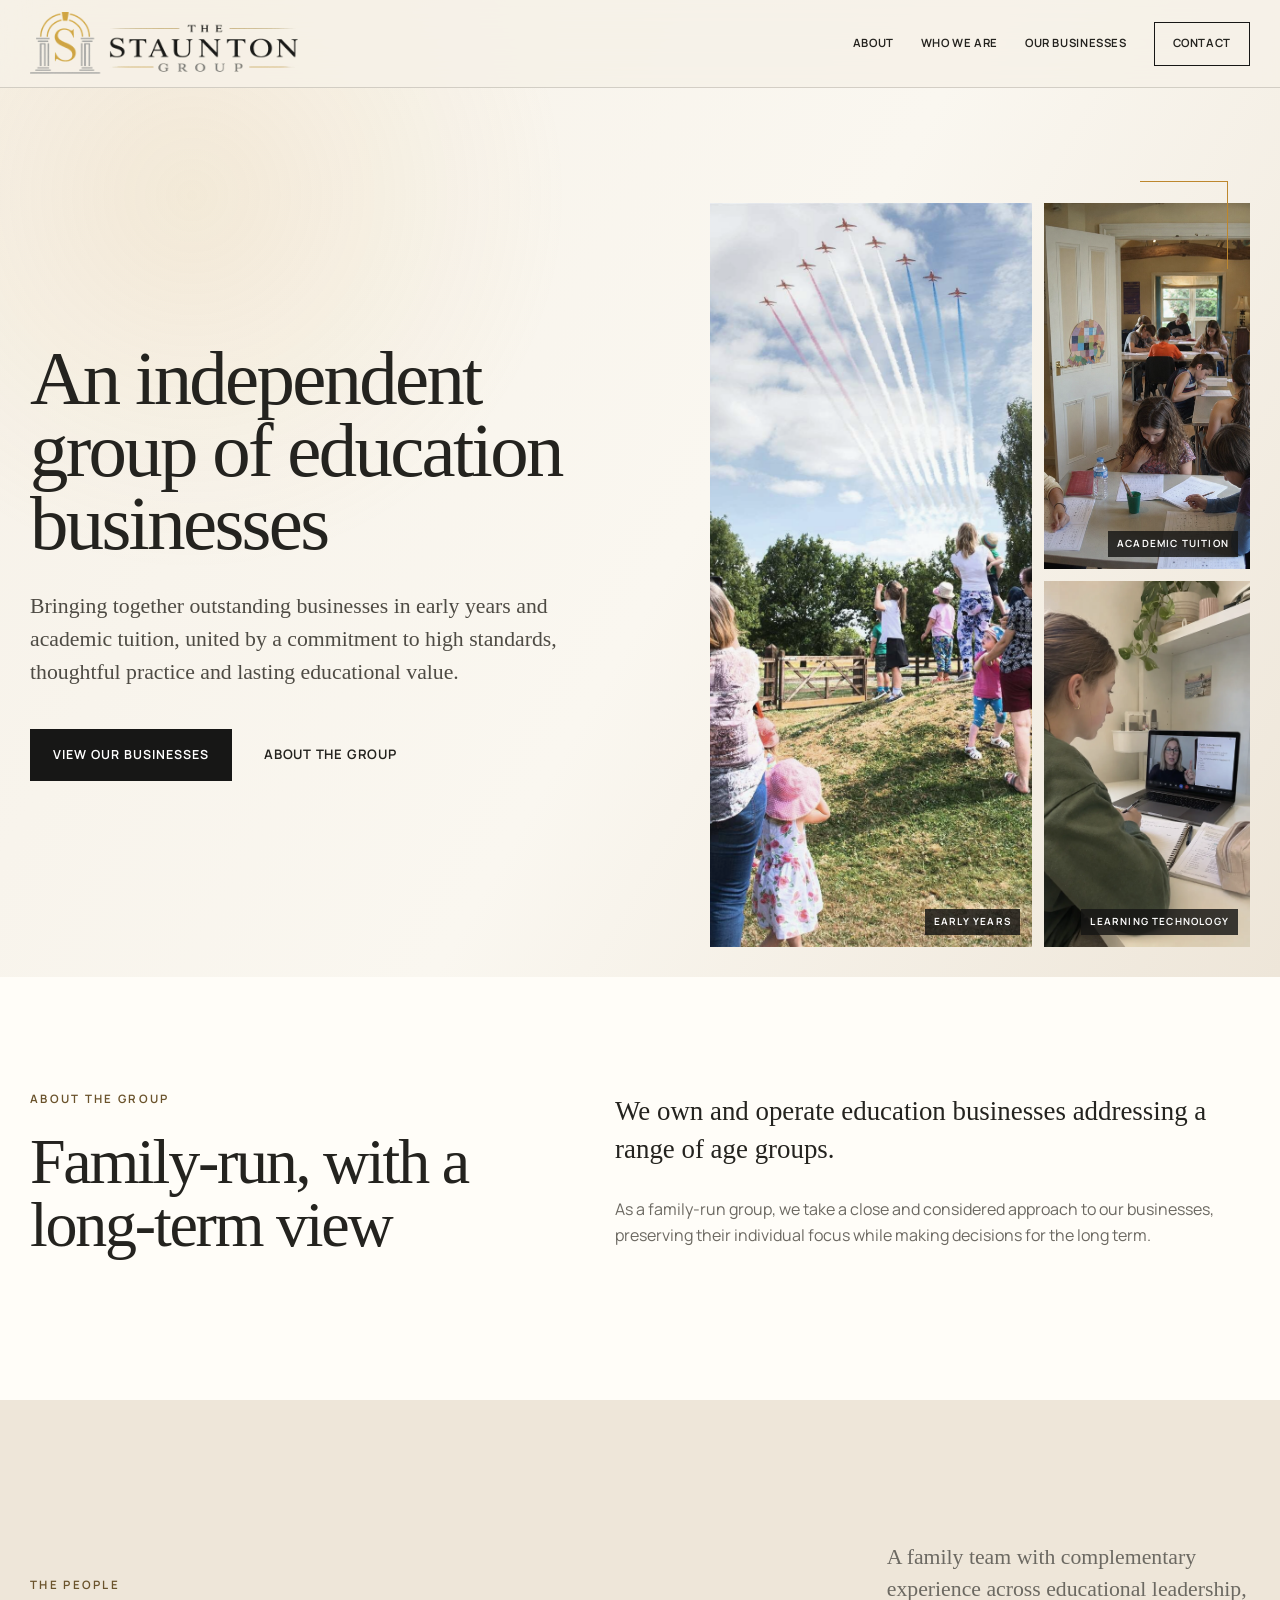
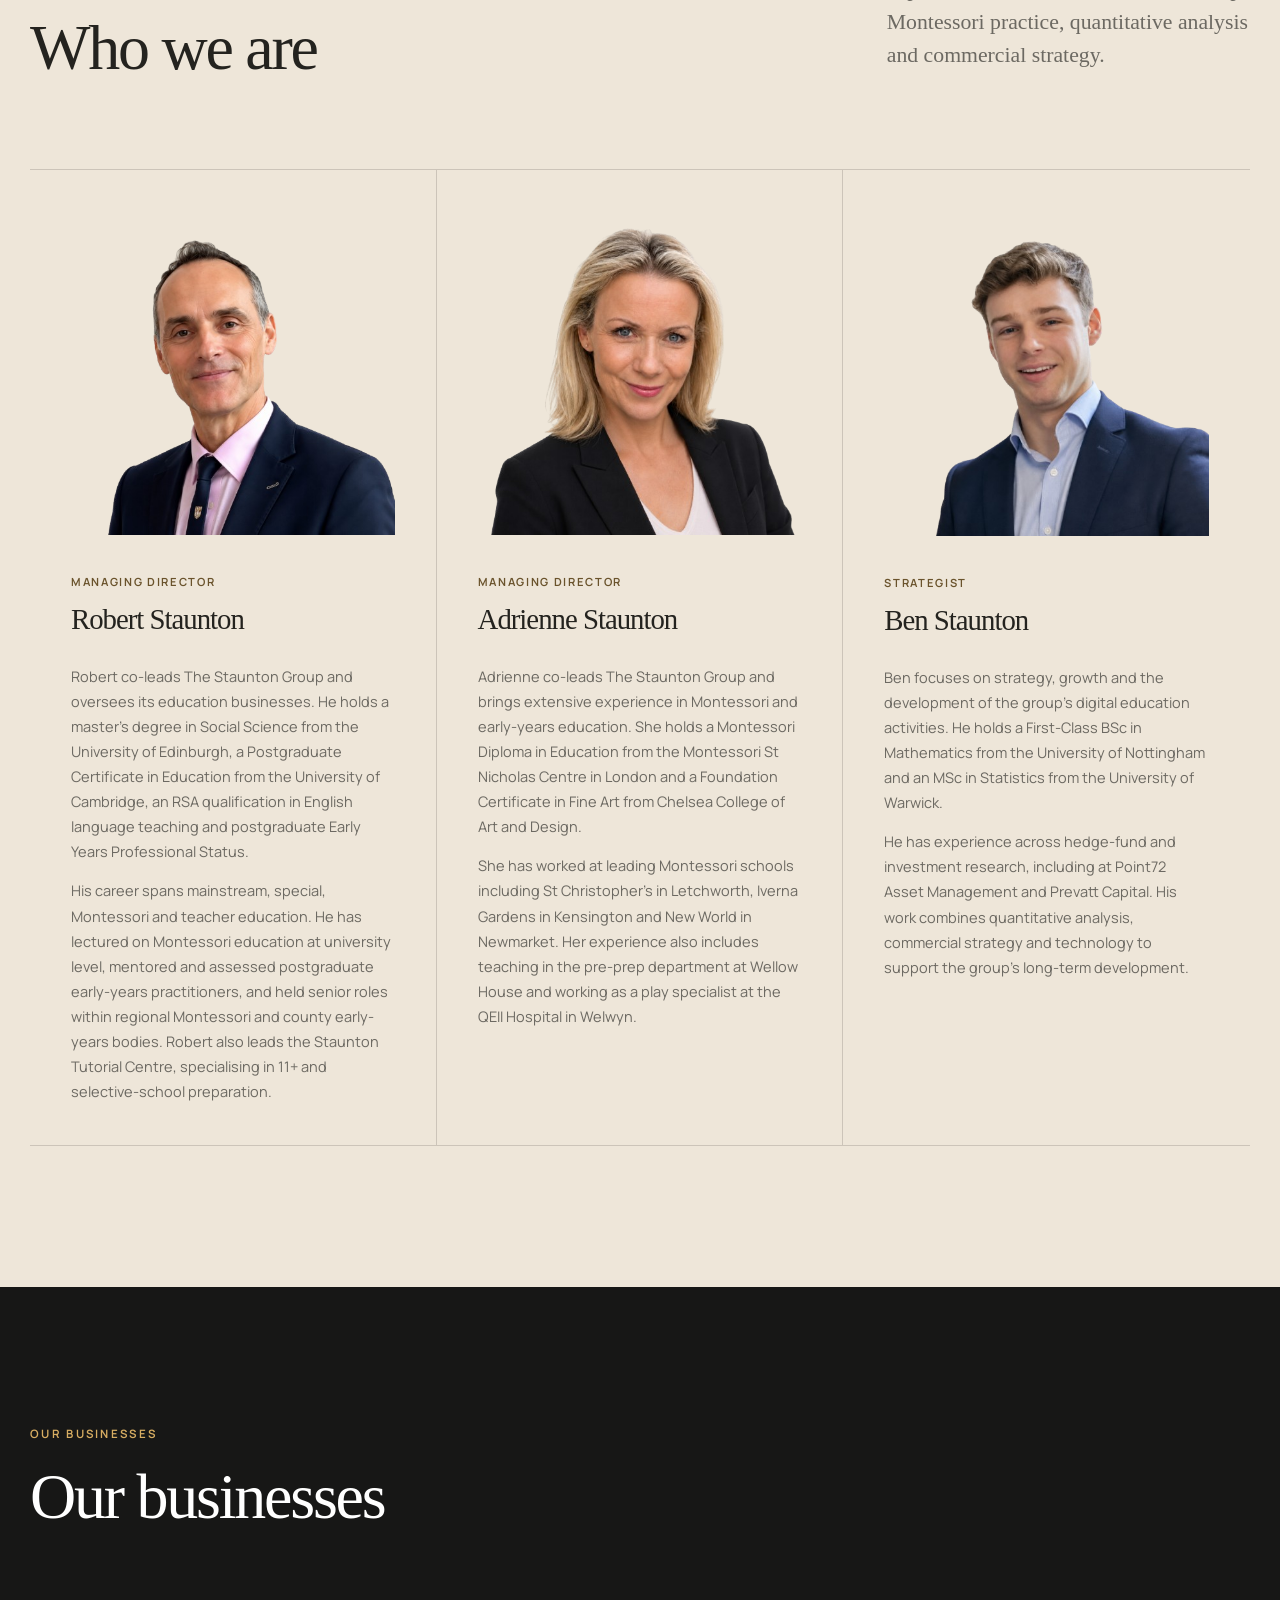
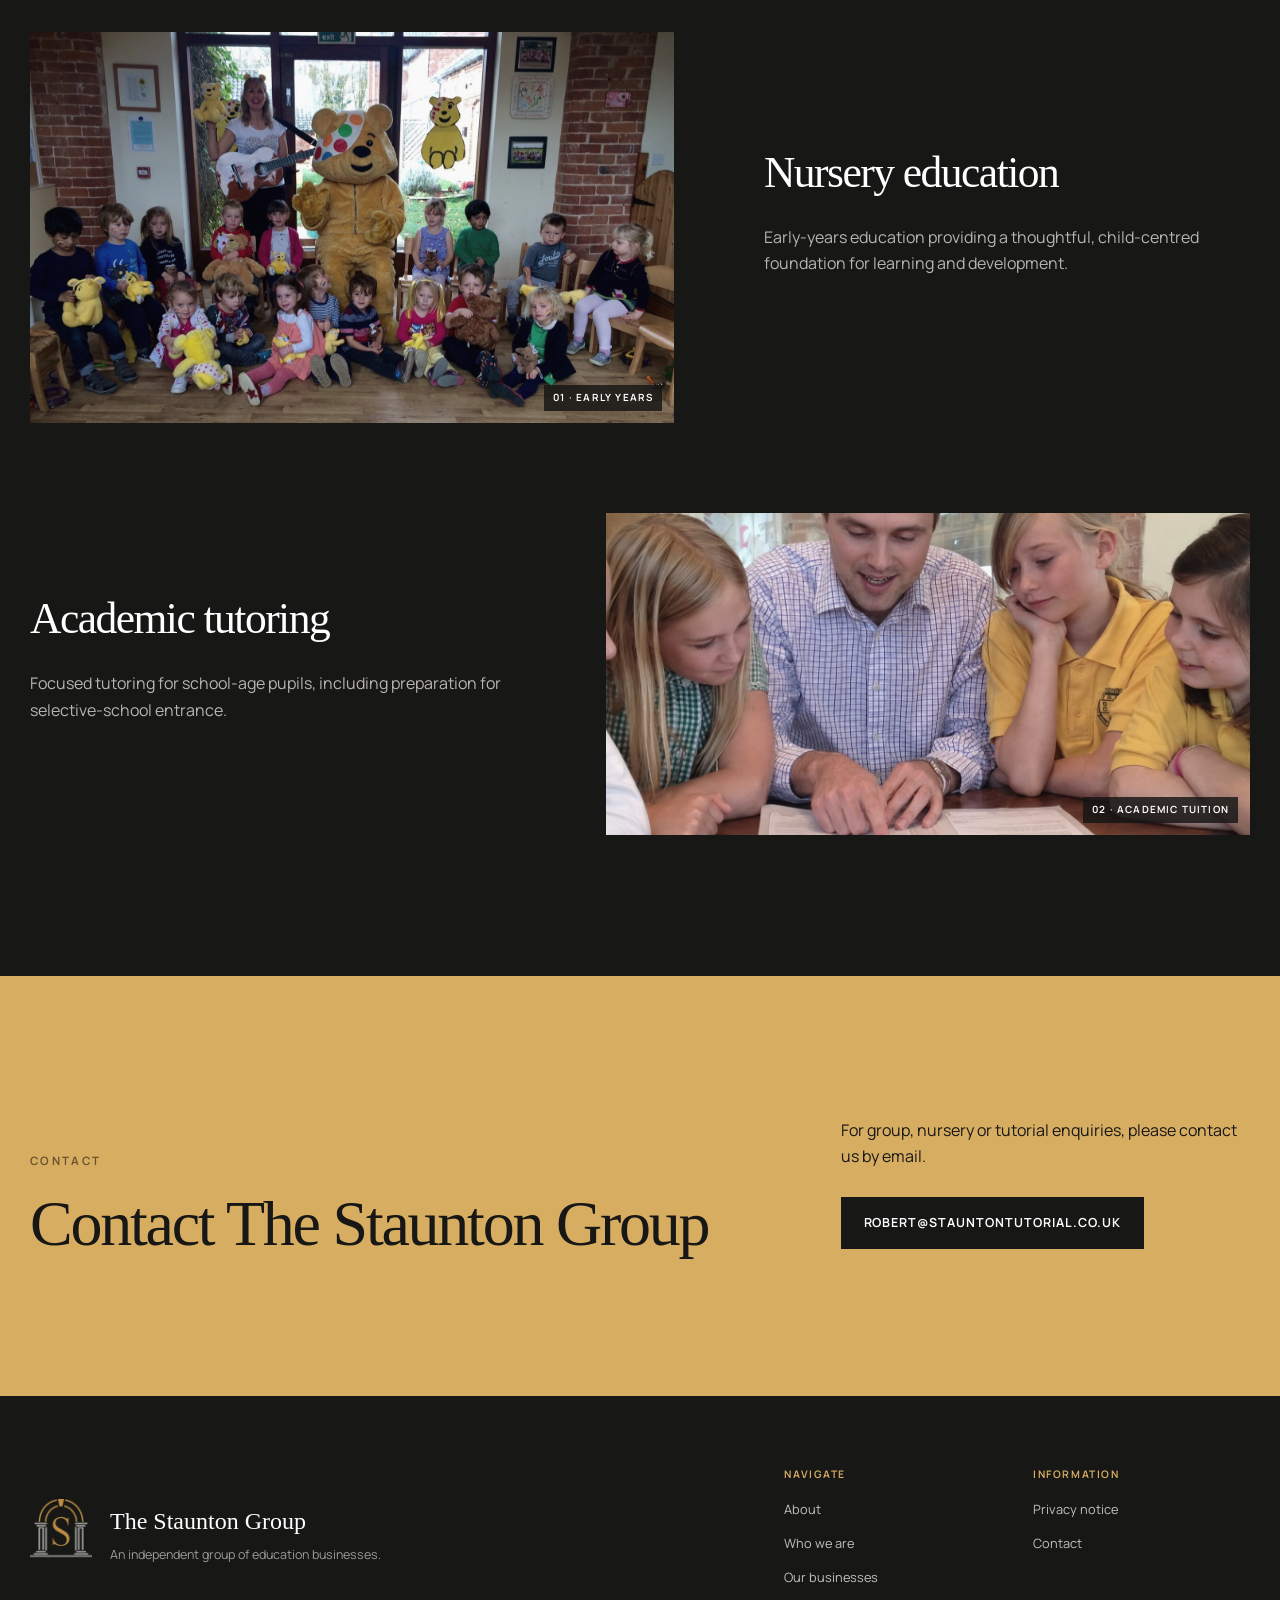
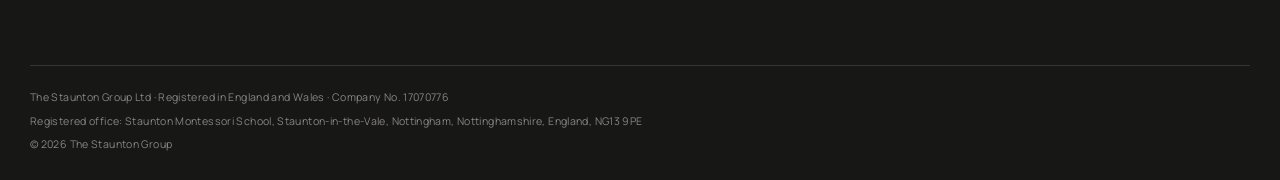
<file: index.html>
<!DOCTYPE html>
<html lang="en-GB">
  <head>
    <meta charset="utf-8">
    <meta name="viewport" content="width=device-width, initial-scale=1">
    <meta name="description" content="The Staunton Group is an independent, family-run group of education businesses spanning early years, academic tuition and learning technology.">
    <meta name="robots" content="index, follow">
    <meta name="theme-color" content="#f6f1e8">
    <meta property="og:type" content="website">
    <meta property="og:locale" content="en_GB">
    <meta property="og:site_name" content="The Staunton Group">
    <meta property="og:title" content="The Staunton Group">
    <meta property="og:description" content="An independent, family-run group of education businesses.">
    <meta property="og:url" content="https://thestauntongroup.uk/">
    <meta property="og:image" content="https://thestauntongroup.uk/assets/images/red-arrows-flypast.jpg">
    <meta name="twitter:card" content="summary_large_image">
    <title>The Staunton Group | Education businesses</title>
    <link rel="canonical" href="https://thestauntongroup.uk/">
    <link rel="icon" type="image/png" sizes="128x128" href="assets/logo/favicon-staunton-rounded-2026.png">
    <link rel="preload" href="assets/fonts/Manrope-Variable.ttf" as="font" type="font/ttf" crossorigin>
    <link rel="stylesheet" href="styles.css">
    <script src="script.js" defer></script>
    <script type="application/ld+json">
      {
        "@context": "https://schema.org",
        "@type": "Organization",
        "name": "The Staunton Group",
        "legalName": "The Staunton Group Ltd",
        "url": "https://thestauntongroup.uk/",
        "logo": "https://thestauntongroup.uk/assets/logo/favicon-staunton-rounded-2026.png",
        "email": "robert@stauntontutorial.co.uk",
        "address": {
          "@type": "PostalAddress",
          "streetAddress": "Staunton Montessori School, Staunton-in-the-Vale",
          "addressLocality": "Nottingham",
          "addressRegion": "Nottinghamshire",
          "postalCode": "NG13 9PE",
          "addressCountry": "GB"
        }
      }
    </script>
  </head>
  <body>
    <a class="skip-link" href="#main-content">Skip to main content</a>

    <header class="site-header" data-header>
      <div class="header-inner shell">
        <a class="brand" href="/" aria-label="The Staunton Group, home">
          <span class="brand-mark" aria-hidden="true">
            <img src="assets/logo/staunton-group-signature.png" alt="">
          </span>
        </a>

        <button class="menu-toggle" type="button" aria-expanded="false" aria-controls="primary-navigation" data-menu-toggle>
          <span class="sr-only">Open navigation</span>
          <span aria-hidden="true"></span>
          <span aria-hidden="true"></span>
        </button>

        <nav class="primary-nav" id="primary-navigation" aria-label="Primary navigation" data-navigation>
          <a href="/" data-section-link data-scroll-target="about">About</a>
          <a href="/" data-section-link data-scroll-target="people">Who we are</a>
          <a href="/" data-section-link data-scroll-target="businesses">Our businesses</a>
          <a class="nav-contact" href="/" data-section-link data-scroll-target="contact">Contact</a>
        </nav>
      </div>
      <div class="scroll-progress" aria-hidden="true"><span data-scroll-progress></span></div>
    </header>

    <main id="main-content">
      <section class="hero" id="top" aria-labelledby="hero-title">
        <div class="hero-inner shell">
          <div class="hero-copy reveal">
            <h1 id="hero-title">An independent group of education businesses</h1>
            <p class="hero-lede">Bringing together outstanding businesses in early years and academic tuition, united by a commitment to high standards, thoughtful practice and lasting educational value.</p>
            <div class="hero-actions">
              <a class="button button-primary" href="/" data-scroll-target="businesses">View our businesses</a>
              <a class="text-link" href="/" data-scroll-target="about">About the group</a>
            </div>
          </div>

          <div class="hero-visual reveal" role="group" aria-label="Areas in which the group operates">
            <figure class="hero-photo hero-photo-main">
              <a class="hero-photo-link" href="https://www.newarkadvertiser.co.uk/news/children-in-awe-over-red-arrows-fly-past-9043332/" target="_blank" rel="noopener noreferrer" aria-label="Read the Newark Advertiser article about the Red Arrows flying over Staunton Montessori Nursery School">
                <img src="assets/images/red-arrows-flypast.jpg" alt="Children and staff at Staunton Montessori Nursery School watching a Red Arrows flypast" width="1080" height="1620" loading="eager" fetchpriority="high">
              </a>
              <figcaption>Early years</figcaption>
            </figure>
            <figure class="hero-photo hero-photo-top">
              <img src="assets/images/students-at-desks.jpg" alt="Students completing written work at desks in the tutorial centre" width="1086" height="1448">
              <figcaption>Academic tuition</figcaption>
            </figure>
            <figure class="hero-photo hero-photo-bottom">
              <img src="assets/images/learning-technology-online-lesson.webp" alt="A pupil taking notes during a live online lesson" width="941" height="1672">
              <figcaption>Learning technology</figcaption>
            </figure>
          </div>
        </div>

      </section>

      <section class="intro section" id="about" aria-labelledby="about-title">
        <div class="shell intro-grid">
          <div class="section-heading reveal">
            <p class="eyebrow">About the group</p>
            <h2 id="about-title">Family-run, with a long-term view</h2>
          </div>
          <div class="intro-copy reveal">
            <p class="large-copy">We own and operate education businesses addressing a range of age groups.</p>
            <p>As a family-run group, we take a close and considered approach to our businesses, preserving their individual focus while making decisions for the long term.</p>
          </div>
        </div>
      </section>

      <section class="people section" id="people" aria-labelledby="people-title">
        <div class="shell people-heading reveal">
          <div>
            <p class="eyebrow">The people</p>
            <h2 id="people-title">Who we are</h2>
          </div>
          <p class="people-intro">A family team with complementary experience across educational leadership, Montessori practice, quantitative analysis and commercial strategy.</p>
        </div>

        <div class="shell people-grid">
          <article class="person-card reveal">
            <figure class="person-image">
              <img src="assets/images/robert-staunton.png" alt="Portrait of Robert Staunton" loading="lazy" decoding="async" width="506" height="494">
            </figure>
            <p class="person-role">Managing Director</p>
            <h3>Robert Staunton</h3>
            <p>Robert co-leads The Staunton Group and oversees its education businesses. He holds a master’s degree in Social Science from the University of Edinburgh, a Postgraduate Certificate in Education from the University of Cambridge, an RSA qualification in English language teaching and postgraduate Early Years Professional Status.</p>
            <p>His career spans mainstream, special, Montessori and teacher education. He has lectured on Montessori education at university level, mentored and assessed postgraduate early-years practitioners, and held senior roles within regional Montessori and county early-years bodies. Robert also leads the Staunton Tutorial Centre, specialising in 11+ and selective-school preparation.</p>
          </article>

          <article class="person-card reveal">
            <figure class="person-image">
              <img src="assets/images/adrienne-staunton.png" alt="Portrait of Adrienne Staunton" loading="lazy" decoding="async" width="500" height="500">
            </figure>
            <p class="person-role">Managing Director</p>
            <h3>Adrienne Staunton</h3>
            <p>Adrienne co-leads The Staunton Group and brings extensive experience in Montessori and early-years education. She holds a Montessori Diploma in Education from the Montessori St Nicholas Centre in London and a Foundation Certificate in Fine Art from Chelsea College of Art and Design.</p>
            <p>She has worked at leading Montessori schools including St Christopher’s in Letchworth, Iverna Gardens in Kensington and New World in Newmarket. Her experience also includes teaching in the pre-prep department at Wellow House and working as a play specialist at the QEII Hospital in Welwyn.</p>
          </article>

          <article class="person-card reveal">
            <figure class="person-image">
              <img src="assets/images/ben-staunton.png" alt="Portrait of Ben Staunton" loading="lazy" decoding="async" width="500" height="500">
            </figure>
            <p class="person-role">Strategist</p>
            <h3>Ben Staunton</h3>
            <p>Ben focuses on strategy, growth and the development of the group’s digital education activities. He holds a First-Class BSc in Mathematics from the University of Nottingham and an MSc in Statistics from the University of Warwick.</p>
            <p>He has experience across hedge-fund and investment research, including at Point72 Asset Management and Prevatt Capital. His work combines quantitative analysis, commercial strategy and technology to support the group’s long-term development.</p>
          </article>
        </div>
      </section>

      <section class="businesses section section-dark" id="businesses" aria-labelledby="businesses-title">
        <div class="shell section-topline reveal">
          <div>
            <p class="eyebrow eyebrow-light">Our businesses</p>
            <h2 id="businesses-title">Our businesses</h2>
          </div>
        </div>

        <div class="shell business-list">
          <article class="business-card reveal">
            <div class="business-image business-image-early-years">
              <img src="assets/images/early-years-bear-group.jpg" alt="Nursery children gathered with Pudsey Bear and their teacher" loading="lazy" decoding="async" width="1618" height="984">
              <span class="image-label">01 · Early years</span>
            </div>
            <div class="business-content">
              <h3>Nursery education</h3>
              <p>Early-years education providing a thoughtful, child-centred foundation for learning and development.</p>
            </div>
          </article>

          <article class="business-card business-card-reverse reveal">
            <div class="business-image business-image-tutorial">
              <img src="assets/images/rob-tutoring-group.jpg" alt="Rob working through an exercise with a group of students" loading="lazy" decoding="async" width="2048" height="682">
              <span class="image-label">02 · Academic tuition</span>
            </div>
            <div class="business-content">
              <h3>Academic tutoring</h3>
              <p>Focused tutoring for school-age pupils, including preparation for selective-school entrance.</p>
            </div>
          </article>
        </div>
      </section>

      <section class="contact section section-gold" id="contact" aria-labelledby="contact-title">
        <div class="shell contact-grid">
          <div class="reveal">
            <p class="eyebrow">Contact</p>
            <h2 id="contact-title">Contact The Staunton Group</h2>
          </div>
          <div class="contact-copy reveal">
            <p>For group, nursery or tutorial enquiries, please contact us by email.</p>
            <a class="button button-dark" href="mailto:robert@stauntontutorial.co.uk">robert@stauntontutorial.co.uk</a>
          </div>
        </div>
      </section>
    </main>

    <footer class="site-footer">
      <div class="shell footer-main">
        <div class="footer-brand">
          <span class="emblem-crop emblem-crop-footer" aria-hidden="true">
            <img src="assets/logo/staunton-group-emblem.png" alt="">
          </span>
          <div>
            <strong>The Staunton Group</strong>
            <span>An independent group of education businesses.</span>
          </div>
        </div>

        <div class="footer-links">
          <div>
            <span class="footer-label">Navigate</span>
            <a href="/" data-scroll-target="about">About</a>
            <a href="/" data-scroll-target="people">Who we are</a>
            <a href="/" data-scroll-target="businesses">Our businesses</a>
          </div>
          <div>
            <span class="footer-label">Information</span>
            <a href="privacy.html">Privacy notice</a>
            <a href="mailto:robert@stauntontutorial.co.uk">Contact</a>
          </div>
        </div>
      </div>

      <div class="shell footer-legal">
        <p>The Staunton Group Ltd · Registered in England and Wales · Company No. 17070776</p>
        <p>Registered office: Staunton Montessori School, Staunton-in-the-Vale, Nottingham, Nottinghamshire, England, NG13 9PE</p>
        <p>© <span data-year>2026</span> The Staunton Group</p>
      </div>
    </footer>
  </body>
</html>
</file>
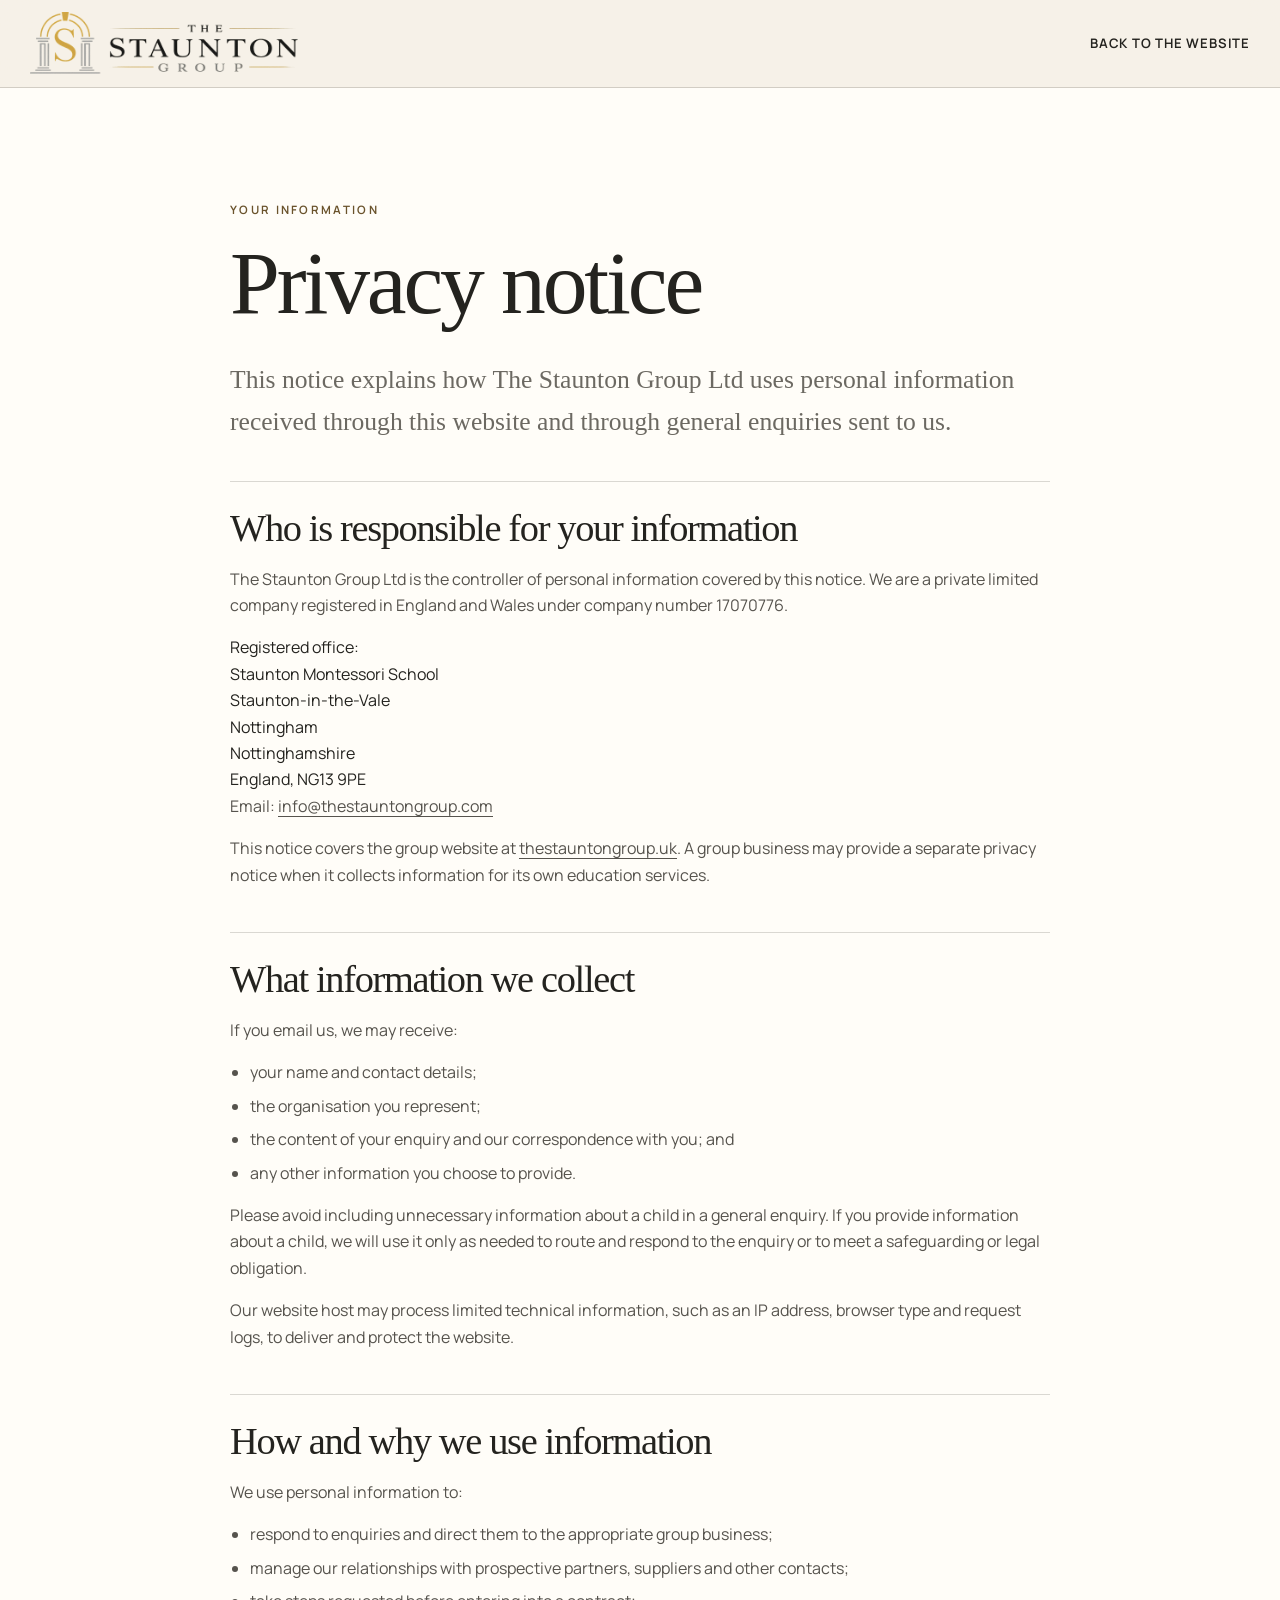
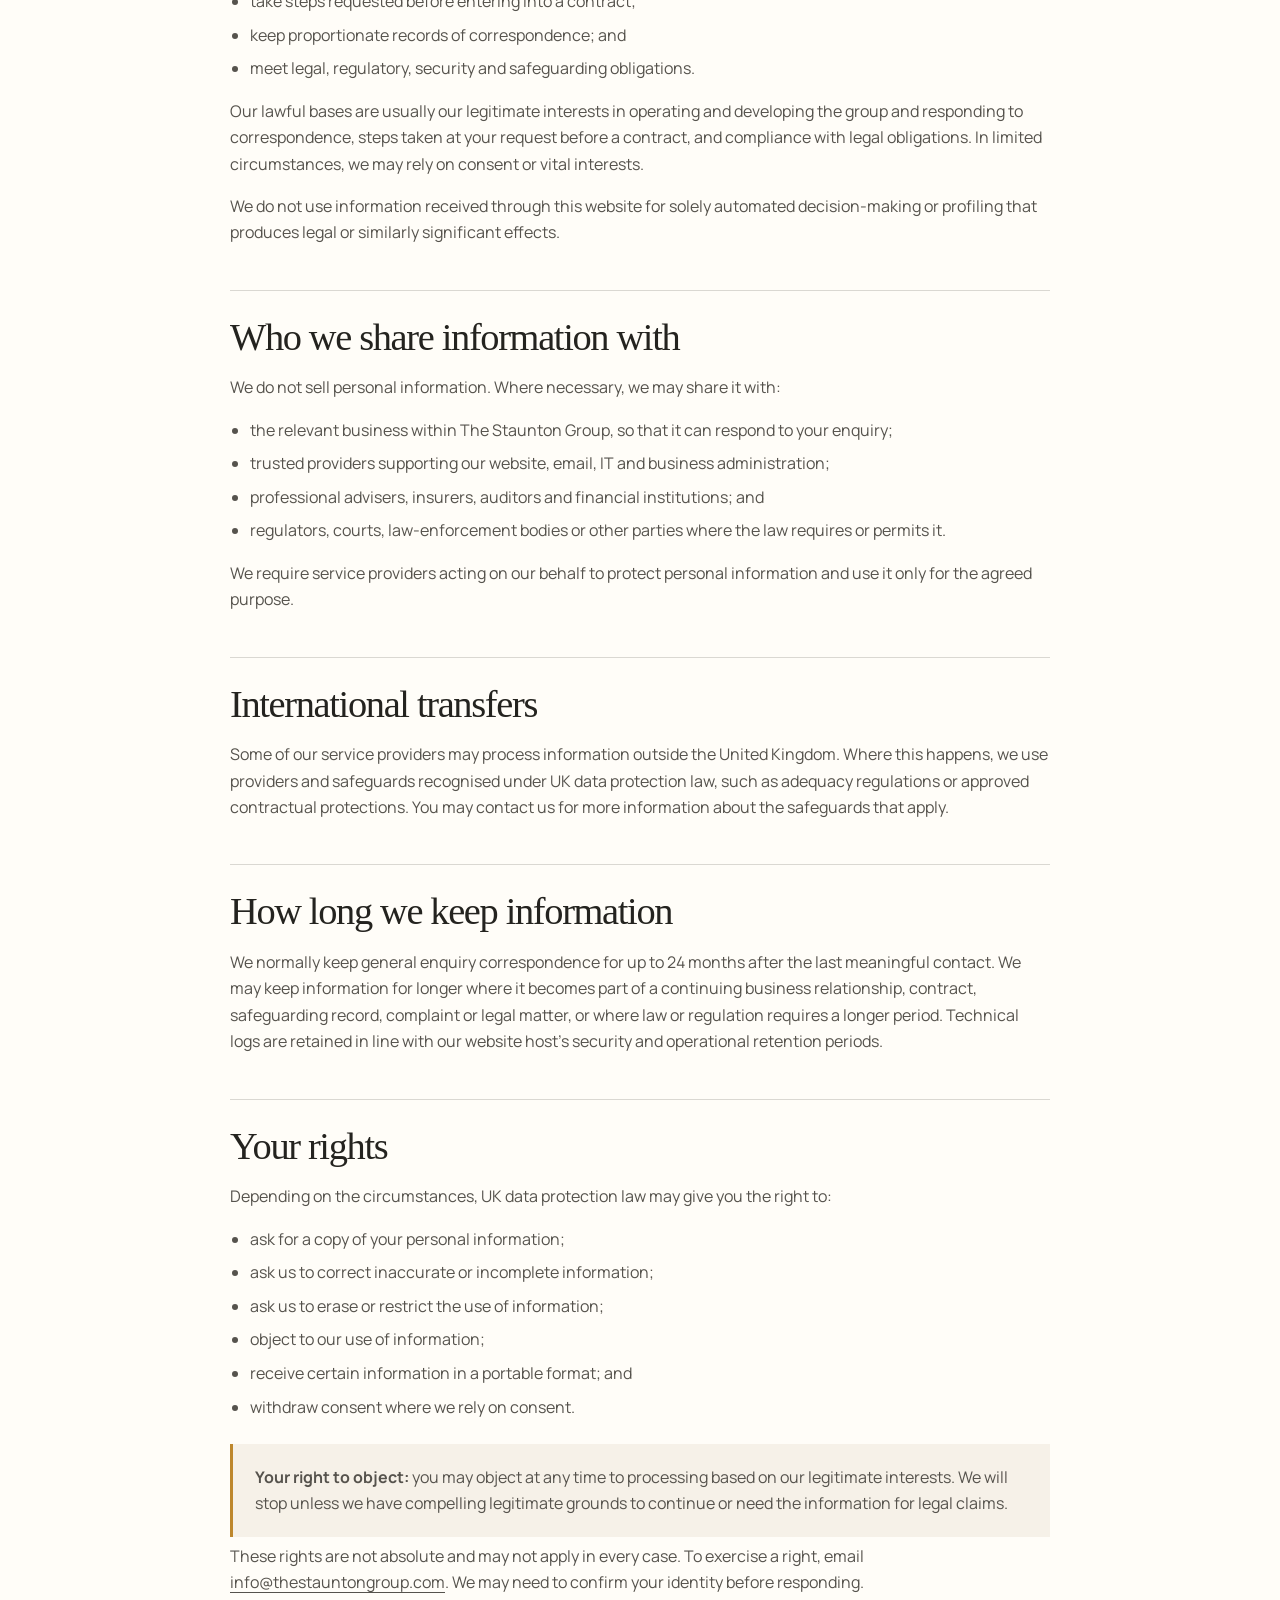
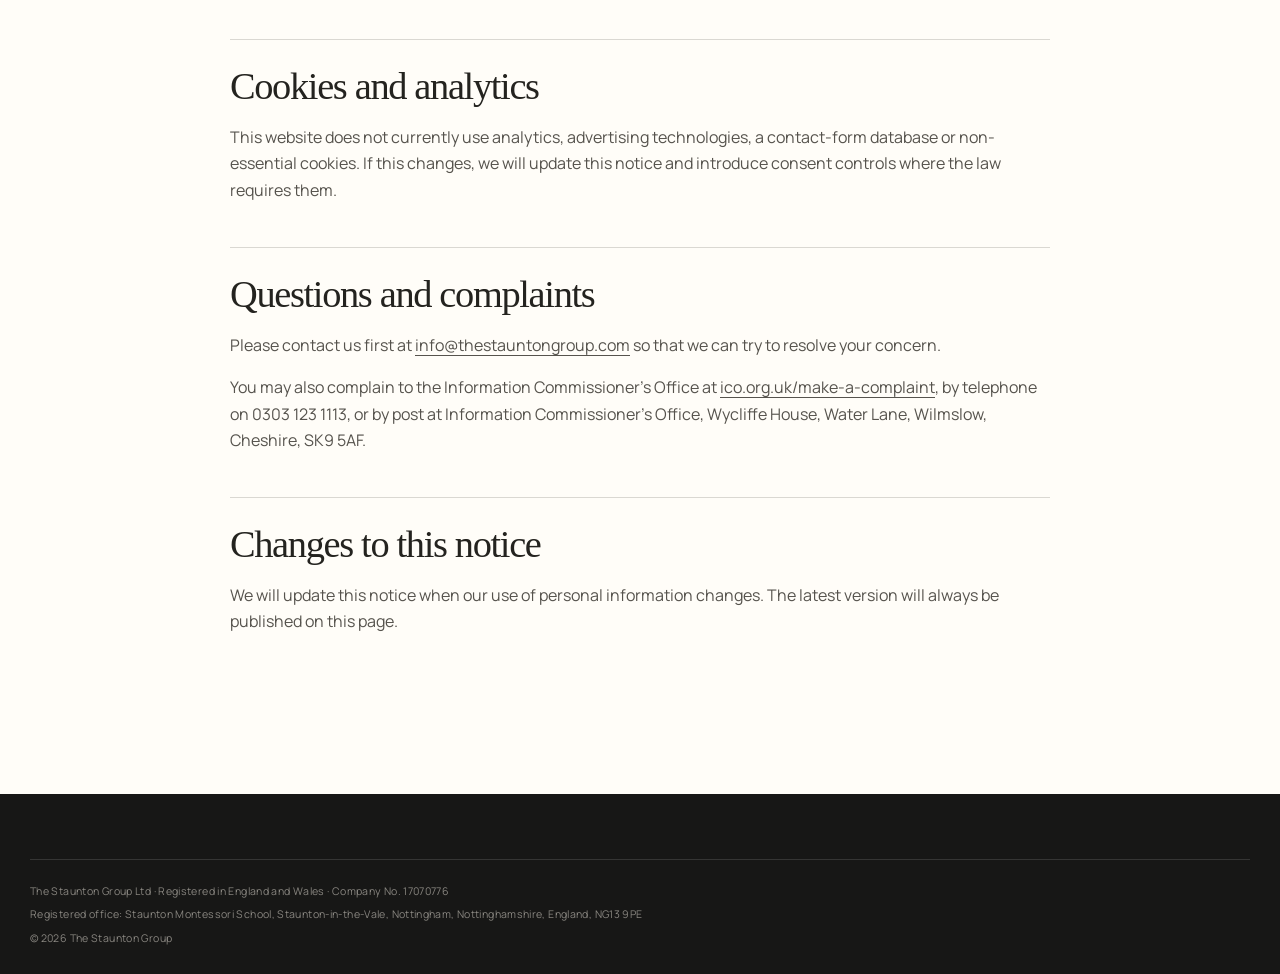
<file: privacy.html>
<!DOCTYPE html>
<html lang="en-GB">
  <head>
    <meta charset="utf-8">
    <meta name="viewport" content="width=device-width, initial-scale=1">
    <meta name="description" content="How The Staunton Group Ltd collects, uses and protects personal information received through this website and by email.">
    <meta name="robots" content="index, follow">
    <meta name="theme-color" content="#f6f1e8">
    <title>Privacy notice | The Staunton Group</title>
    <link rel="canonical" href="https://thestauntongroup.uk/privacy.html">
    <link rel="icon" type="image/png" sizes="128x128" href="assets/logo/favicon-staunton-rounded-2026.png">
    <link rel="preload" href="assets/fonts/Manrope-Variable.ttf" as="font" type="font/ttf" crossorigin>
    <link rel="stylesheet" href="styles.css">
    <script src="script.js" defer></script>
  </head>
  <body class="legal-page">
    <a class="skip-link" href="#main-content">Skip to main content</a>

    <header class="site-header site-header-solid" data-header>
      <div class="header-inner shell">
        <a class="brand" href="index.html" aria-label="The Staunton Group, home">
          <span class="brand-mark" aria-hidden="true">
            <img src="assets/logo/staunton-group-signature.png" alt="">
          </span>
        </a>
        <a class="text-link back-link" href="index.html" aria-label="Back to the website"><span class="back-label-full">Back to the website</span><span class="back-label-short" aria-hidden="true">Back</span></a>
      </div>
      <div class="scroll-progress" aria-hidden="true"><span data-scroll-progress></span></div>
    </header>

    <main id="main-content" class="legal-main">
      <article class="legal-article shell-narrow">
        <p class="eyebrow">Your information</p>
        <h1>Privacy notice</h1>
        <p class="legal-intro">This notice explains how The Staunton Group Ltd uses personal information received through this website and through general enquiries sent to us.</p>

        <section>
          <h2>Who is responsible for your information</h2>
          <p>The Staunton Group Ltd is the controller of personal information covered by this notice. We are a private limited company registered in England and Wales under company number 17070776.</p>
          <address class="legal-address">
            Registered office:<br>
            Staunton Montessori School<br>
            Staunton-in-the-Vale<br>
            Nottingham<br>
            Nottinghamshire<br>
            England, NG13 9PE
          </address>
          <p>Email: <a href="mailto:info@thestauntongroup.com">info@thestauntongroup.com</a></p>
          <p>This notice covers the group website at <a href="https://thestauntongroup.uk/">thestauntongroup.uk</a>. A group business may provide a separate privacy notice when it collects information for its own education services.</p>
        </section>

        <section>
          <h2>What information we collect</h2>
          <p>If you email us, we may receive:</p>
          <ul>
            <li>your name and contact details;</li>
            <li>the organisation you represent;</li>
            <li>the content of your enquiry and our correspondence with you; and</li>
            <li>any other information you choose to provide.</li>
          </ul>
          <p>Please avoid including unnecessary information about a child in a general enquiry. If you provide information about a child, we will use it only as needed to route and respond to the enquiry or to meet a safeguarding or legal obligation.</p>
          <p>Our website host may process limited technical information, such as an IP address, browser type and request logs, to deliver and protect the website.</p>
        </section>

        <section>
          <h2>How and why we use information</h2>
          <p>We use personal information to:</p>
          <ul>
            <li>respond to enquiries and direct them to the appropriate group business;</li>
            <li>manage our relationships with prospective partners, suppliers and other contacts;</li>
            <li>take steps requested before entering into a contract;</li>
            <li>keep proportionate records of correspondence; and</li>
            <li>meet legal, regulatory, security and safeguarding obligations.</li>
          </ul>
          <p>Our lawful bases are usually our legitimate interests in operating and developing the group and responding to correspondence, steps taken at your request before a contract, and compliance with legal obligations. In limited circumstances, we may rely on consent or vital interests.</p>
          <p>We do not use information received through this website for solely automated decision-making or profiling that produces legal or similarly significant effects.</p>
        </section>

        <section>
          <h2>Who we share information with</h2>
          <p>We do not sell personal information. Where necessary, we may share it with:</p>
          <ul>
            <li>the relevant business within The Staunton Group, so that it can respond to your enquiry;</li>
            <li>trusted providers supporting our website, email, IT and business administration;</li>
            <li>professional advisers, insurers, auditors and financial institutions; and</li>
            <li>regulators, courts, law-enforcement bodies or other parties where the law requires or permits it.</li>
          </ul>
          <p>We require service providers acting on our behalf to protect personal information and use it only for the agreed purpose.</p>
        </section>

        <section>
          <h2>International transfers</h2>
          <p>Some of our service providers may process information outside the United Kingdom. Where this happens, we use providers and safeguards recognised under UK data protection law, such as adequacy regulations or approved contractual protections. You may contact us for more information about the safeguards that apply.</p>
        </section>

        <section>
          <h2>How long we keep information</h2>
          <p>We normally keep general enquiry correspondence for up to 24 months after the last meaningful contact. We may keep information for longer where it becomes part of a continuing business relationship, contract, safeguarding record, complaint or legal matter, or where law or regulation requires a longer period. Technical logs are retained in line with our website host’s security and operational retention periods.</p>
        </section>

        <section>
          <h2>Your rights</h2>
          <p>Depending on the circumstances, UK data protection law may give you the right to:</p>
          <ul>
            <li>ask for a copy of your personal information;</li>
            <li>ask us to correct inaccurate or incomplete information;</li>
            <li>ask us to erase or restrict the use of information;</li>
            <li>object to our use of information;</li>
            <li>receive certain information in a portable format; and</li>
            <li>withdraw consent where we rely on consent.</li>
          </ul>
          <div class="legal-callout" role="note">
            <p><strong>Your right to object:</strong> you may object at any time to processing based on our legitimate interests. We will stop unless we have compelling legitimate grounds to continue or need the information for legal claims.</p>
          </div>
          <p>These rights are not absolute and may not apply in every case. To exercise a right, email <a href="mailto:info@thestauntongroup.com">info@thestauntongroup.com</a>. We may need to confirm your identity before responding.</p>
        </section>

        <section>
          <h2>Cookies and analytics</h2>
          <p>This website does not currently use analytics, advertising technologies, a contact-form database or non-essential cookies. If this changes, we will update this notice and introduce consent controls where the law requires them.</p>
        </section>

        <section>
          <h2>Questions and complaints</h2>
          <p>Please contact us first at <a href="mailto:info@thestauntongroup.com">info@thestauntongroup.com</a> so that we can try to resolve your concern.</p>
          <p>You may also complain to the Information Commissioner’s Office at <a href="https://ico.org.uk/make-a-complaint/" target="_blank" rel="noopener noreferrer">ico.org.uk/make-a-complaint</a>, by telephone on 0303 123 1113, or by post at Information Commissioner’s Office, Wycliffe House, Water Lane, Wilmslow, Cheshire, SK9 5AF.</p>
        </section>

        <section>
          <h2>Changes to this notice</h2>
          <p>We will update this notice when our use of personal information changes. The latest version will always be published on this page.</p>
        </section>

      </article>
    </main>

    <footer class="site-footer legal-footer">
      <div class="shell footer-legal">
        <p>The Staunton Group Ltd · Registered in England and Wales · Company No. 17070776</p>
        <p>Registered office: Staunton Montessori School, Staunton-in-the-Vale, Nottingham, Nottinghamshire, England, NG13 9PE</p>
        <p>© <span data-year>2026</span> The Staunton Group</p>
      </div>
    </footer>
  </body>
</html>
</file>
<file: styles.css>
@font-face {
  font-family: "Manrope";
  src: url("assets/fonts/Manrope-Variable.ttf") format("truetype");
  font-style: normal;
  font-weight: 200 800;
  font-display: swap;
}

:root {
  --ivory: #f6f1e8;
  --ivory-deep: #eee6d9;
  --paper: #fffdf8;
  --charcoal: #171716;
  --charcoal-soft: #292826;
  --ink: #24231f;
  --muted: #6c6962;
  --grey: #92908a;
  --line: rgba(35, 33, 29, 0.17);
  --gold: #bd872d;
  --gold-light: #d7ad62;
  --gold-pale: #e8d4a9;
  --max-width: 1220px;
  --header-height: 88px;
  --serif: Georgia, "Times New Roman", Times, serif;
  --sans: "Manrope", "Aptos", "Helvetica Neue", Arial, sans-serif;
  --shadow: 0 24px 70px rgba(28, 24, 17, 0.14);
}

*,
*::before,
*::after {
  box-sizing: border-box;
}

html {
  scroll-behavior: smooth;
  scroll-padding-top: calc(var(--header-height) + 24px);
}

body {
  margin: 0;
  overflow-x: hidden;
  background: var(--ivory);
  color: var(--ink);
  font-family: var(--sans);
  font-size: 16px;
  line-height: 1.65;
  -webkit-font-smoothing: antialiased;
}

body.nav-open {
  overflow: hidden;
}

img {
  display: block;
  max-width: 100%;
}

a {
  color: inherit;
  text-decoration-thickness: 1px;
  text-underline-offset: 0.22em;
}

button,
a {
  -webkit-tap-highlight-color: transparent;
}

:focus-visible {
  outline: 3px solid var(--gold);
  outline-offset: 4px;
}

.shell {
  width: min(calc(100% - 48px), var(--max-width));
  margin-inline: auto;
}

.shell-narrow {
  width: min(calc(100% - 48px), 820px);
  margin-inline: auto;
}

.section {
  padding-block: clamp(88px, 11vw, 154px);
}

.sr-only {
  position: absolute;
  width: 1px;
  height: 1px;
  padding: 0;
  margin: -1px;
  overflow: hidden;
  clip: rect(0, 0, 0, 0);
  white-space: nowrap;
  border: 0;
}

.skip-link {
  position: fixed;
  z-index: 1000;
  top: 16px;
  left: 16px;
  transform: translateY(-150%);
  background: var(--charcoal);
  color: white;
  padding: 12px 18px;
  border-radius: 2px;
}

.skip-link:focus {
  transform: translateY(0);
}

.eyebrow {
  margin: 0 0 24px;
  color: #6a532c;
  font-family: var(--sans);
  font-size: 0.72rem;
  font-weight: 650;
  letter-spacing: 0.2em;
  line-height: 1.3;
  text-transform: uppercase;
}

.eyebrow-light {
  color: var(--gold-light);
}

h1,
h2,
h3,
blockquote {
  margin-top: 0;
  font-family: var(--serif);
  font-weight: 400;
  letter-spacing: -0.035em;
}

h1 {
  max-width: 760px;
  margin-bottom: 30px;
  font-size: clamp(3.45rem, 7.2vw, 7.4rem);
  line-height: 0.92;
}

.hero h1 {
  max-width: 700px;
  font-size: clamp(3.45rem, 6vw, 6.4rem);
  line-height: 0.94;
}

h2 {
  margin-bottom: 28px;
  font-size: clamp(2.55rem, 5vw, 5.25rem);
  line-height: 0.98;
}

h3 {
  margin-bottom: 18px;
  font-size: clamp(1.65rem, 2.7vw, 2.65rem);
  line-height: 1.08;
}

p {
  margin-top: 0;
}

.large-copy {
  font-family: var(--serif);
  font-size: clamp(1.45rem, 2.1vw, 2rem);
  line-height: 1.42;
}

.button {
  display: inline-flex;
  min-height: 52px;
  align-items: center;
  justify-content: center;
  padding: 13px 22px;
  border: 1px solid transparent;
  font-size: 0.78rem;
  font-weight: 650;
  letter-spacing: 0.08em;
  line-height: 1.2;
  text-decoration: none;
  text-transform: uppercase;
  transition: background-color 180ms ease, color 180ms ease, border-color 180ms ease, transform 180ms ease;
}

.button:hover {
  transform: translateY(-2px);
}

.button-primary {
  background: var(--charcoal);
  color: white;
}

.button-primary:hover {
  background: var(--gold);
}

.button-dark {
  background: var(--charcoal);
  color: white;
}

.button-dark:hover {
  background: white;
  color: var(--charcoal);
}

.text-link,
.arrow-link {
  display: inline-flex;
  min-height: 44px;
  align-items: center;
  gap: 10px;
  font-size: 0.82rem;
  font-weight: 650;
  letter-spacing: 0.06em;
  text-decoration: none;
  text-transform: uppercase;
}

.text-link::after,
.arrow-link::after {
  position: absolute;
  right: 0;
  bottom: 5px;
  left: 0;
  height: 1px;
  background: currentColor;
  content: "";
  transform: scaleX(0);
  transform-origin: right;
  transition: transform 180ms ease;
}

.text-link,
.arrow-link {
  position: relative;
}

.text-link:hover::after,
.arrow-link:hover::after {
  transform: scaleX(1);
  transform-origin: left;
}

.site-header {
  position: fixed;
  z-index: 100;
  top: 0;
  right: 0;
  left: 0;
  height: var(--header-height);
  border-bottom: 1px solid var(--line);
  background: rgba(246, 241, 232, 0.84);
  backdrop-filter: blur(16px);
  transition: background-color 220ms ease, box-shadow 220ms ease;
}

.site-header.is-scrolled {
  background: rgba(250, 247, 240, 0.96);
  box-shadow: 0 12px 36px rgba(28, 24, 17, 0.07);
}

.site-header-solid {
  position: sticky;
}

.header-inner {
  display: flex;
  height: 100%;
  align-items: center;
  justify-content: space-between;
  gap: 32px;
}

.brand {
  display: inline-flex;
  flex: 0 0 auto;
  align-items: center;
  text-decoration: none;
}

.brand-mark {
  position: relative;
  display: block;
  width: 276px;
  height: 64px;
  overflow: hidden;
}

.brand-mark img {
  position: absolute;
  top: -69px;
  left: -31px;
  width: 330px;
  max-width: none;
}

.emblem-crop {
  position: relative;
  display: inline-block;
  width: 46px;
  height: 52px;
  flex: 0 0 auto;
  overflow: hidden;
}

.emblem-crop img {
  position: absolute;
  top: -21px;
  left: -45px;
  width: 136px;
  max-width: none;
}

.primary-nav {
  display: flex;
  align-items: center;
  gap: clamp(18px, 2.1vw, 34px);
}

.primary-nav a {
  position: relative;
  display: inline-flex;
  min-height: 44px;
  align-items: center;
  font-size: 0.71rem;
  font-weight: 650;
  letter-spacing: 0.055em;
  text-decoration: none;
  text-transform: uppercase;
}

.primary-nav a:not(.nav-contact)::after {
  position: absolute;
  right: 0;
  bottom: 6px;
  left: 0;
  height: 2px;
  background: linear-gradient(90deg, var(--gold), var(--gold-light));
  content: "";
  transform: scaleX(0);
  transform-origin: right;
  transition: transform 180ms ease;
}

.primary-nav a:hover::after,
.primary-nav a.is-current::after {
  transform: scaleX(1);
  transform-origin: left;
}

.primary-nav a.is-current {
  color: #69502b;
}

.nav-contact {
  padding-inline: 18px;
  border: 1px solid var(--charcoal);
}

.nav-contact:hover {
  background: var(--charcoal);
  color: white;
}

.nav-contact.is-current {
  border-color: var(--gold);
  box-shadow: inset 0 -3px 0 var(--gold);
}

.scroll-progress {
  position: absolute;
  right: 0;
  bottom: -1px;
  left: 0;
  height: 2px;
  overflow: hidden;
  pointer-events: none;
}

.scroll-progress span {
  display: block;
  width: 100%;
  height: 100%;
  background: linear-gradient(90deg, var(--gold), var(--gold-light));
  transform: scaleX(0);
  transform-origin: left;
  will-change: transform;
}

.menu-toggle {
  display: none;
  width: 48px;
  height: 48px;
  align-items: center;
  justify-content: center;
  border: 0;
  background: transparent;
  cursor: pointer;
}

.menu-toggle span:not(.sr-only) {
  position: absolute;
  width: 24px;
  height: 1px;
  background: var(--charcoal);
  transition: transform 180ms ease;
}

.menu-toggle span:nth-child(2) {
  transform: translateY(-4px);
}

.menu-toggle span:nth-child(3) {
  transform: translateY(4px);
}

.menu-toggle[aria-expanded="true"] span:nth-child(2) {
  transform: rotate(45deg);
}

.menu-toggle[aria-expanded="true"] span:nth-child(3) {
  transform: rotate(-45deg);
}

.hero {
  min-height: 100svh;
  padding-top: calc(var(--header-height) + clamp(72px, 9vw, 118px));
  padding-bottom: 30px;
  background:
    radial-gradient(circle at 15% 20%, rgba(215, 173, 98, 0.14), transparent 28%),
    linear-gradient(120deg, var(--ivory) 0%, #faf7f0 54%, var(--ivory-deep) 100%);
}

.hero-inner {
  display: grid;
  align-items: center;
  gap: clamp(48px, 7vw, 108px);
  grid-template-columns: minmax(0, 0.94fr) minmax(430px, 0.86fr);
}

.hero-copy {
  padding-block: 30px 56px;
}

.hero-lede {
  max-width: 640px;
  margin-bottom: 40px;
  color: #4e4b44;
  font-family: var(--serif);
  font-size: clamp(1.18rem, 1.7vw, 1.55rem);
  line-height: 1.52;
}

.hero-actions {
  display: flex;
  flex-wrap: wrap;
  align-items: center;
  gap: 24px 32px;
}

.hero-visual {
  position: relative;
  display: grid;
  min-height: min(67vh, 660px);
  gap: 12px;
  grid-template-columns: 1.22fr 0.78fr;
  grid-template-rows: 1fr 1fr;
}

.hero-visual::before {
  position: absolute;
  z-index: 2;
  top: -22px;
  right: 22px;
  width: 88px;
  height: 88px;
  border-top: 1px solid var(--gold);
  border-right: 1px solid var(--gold);
  content: "";
}

.hero-photo {
  position: relative;
  margin: 0;
  overflow: hidden;
  background: #d7d0c3;
}

.hero-photo-link {
  display: block;
  width: 100%;
  height: 100%;
}

.hero-photo-link:focus-visible {
  outline-offset: -4px;
}

.hero-photo-main {
  grid-row: 1 / -1;
}

.hero-photo img {
  width: 100%;
  height: 100%;
  object-fit: cover;
  filter: saturate(0.78) contrast(0.96);
  transition: transform 800ms cubic-bezier(0.2, 0.7, 0.2, 1);
}

.hero-photo:hover img {
  transform: scale(1.025);
}

.hero-photo-main img {
  object-position: 50% 24%;
}

.hero-photo-top img {
  object-position: 50% 54%;
}

.hero-photo-bottom img {
  object-position: 55% center;
}

.hero-photo figcaption,
.image-label {
  position: absolute;
  right: 12px;
  bottom: 12px;
  padding: 7px 9px;
  background: rgba(21, 21, 20, 0.82);
  color: white;
  font-size: 0.62rem;
  font-weight: 650;
  letter-spacing: 0.12em;
  line-height: 1.2;
  text-transform: uppercase;
}

.hero-foot {
  display: flex;
  align-items: center;
  gap: 18px;
  padding-top: 38px;
  color: #77726a;
  font-size: 0.64rem;
  font-weight: 650;
  letter-spacing: 0.14em;
  text-transform: uppercase;
}

.hero-rule {
  width: 64px;
  height: 1px;
  background: var(--gold);
}

.intro {
  background: var(--paper);
  padding-block: clamp(82px, 9vw, 124px);
}

.intro-grid {
  display: grid;
  gap: 56px 10vw;
  grid-template-columns: minmax(280px, 0.72fr) minmax(0, 1fr);
}

.intro-copy {
  max-width: 700px;
}

.intro-copy > p:last-child {
  max-width: 600px;
  color: var(--muted);
}

.people {
  background: var(--ivory-deep);
}

.people-heading {
  display: grid;
  align-items: end;
  gap: 44px 8vw;
  margin-bottom: clamp(56px, 7vw, 92px);
  grid-template-columns: minmax(0, 1.35fr) minmax(300px, 0.65fr);
}

.people-heading h2 {
  max-width: 850px;
  margin-bottom: 0;
}

.people-intro {
  max-width: 430px;
  margin-bottom: 8px;
  color: var(--muted);
  font-family: var(--serif);
  font-size: clamp(1.12rem, 1.7vw, 1.42rem);
  line-height: 1.5;
}

.people-grid {
  display: grid;
  border-top: 1px solid var(--line);
  border-bottom: 1px solid var(--line);
  grid-template-columns: repeat(3, minmax(0, 1fr));
}

.person-card {
  min-height: 560px;
  padding: clamp(32px, 3.2vw, 46px);
  border-right: 1px solid var(--line);
}

.person-card:last-child {
  border-right: 0;
}

.person-image {
  margin: 0 0 clamp(30px, 3vw, 42px);
  overflow: hidden;
  aspect-ratio: 1 / 1;
  background: transparent;
}

.person-image img {
  width: 100%;
  height: 100%;
  object-fit: contain;
  object-position: center bottom;
  transition: transform 800ms cubic-bezier(0.2, 0.7, 0.2, 1);
}

.person-card:hover .person-image img {
  transform: scale(1.018);
}

.person-role {
  margin-bottom: 13px;
  color: #6a532c;
  font-size: 0.7rem;
  font-weight: 650;
  letter-spacing: 0.15em;
  text-transform: uppercase;
}

.person-card h3 {
  margin-bottom: 28px;
  font-size: clamp(1.75rem, 2.25vw, 2.25rem);
  line-height: 1.08;
  white-space: nowrap;
}

.person-card > p:not(.person-role) {
  color: var(--muted);
  font-size: 0.91rem;
  line-height: 1.72;
}

.person-card > p:last-child {
  margin-bottom: 0;
}

.principles {
  display: grid;
  margin-top: clamp(70px, 9vw, 120px);
  border-top: 1px solid var(--line);
  grid-template-columns: repeat(3, 1fr);
}

.principle {
  min-height: 290px;
  padding: 34px clamp(22px, 3.2vw, 48px) 28px;
  border-right: 1px solid var(--line);
}

.principle:first-child {
  padding-left: 0;
}

.principle:last-child {
  border-right: 0;
  padding-right: 0;
}

.principle-number {
  display: block;
  margin-bottom: 64px;
  color: var(--gold);
  font-family: var(--serif);
  font-size: 0.84rem;
}

.principle h3 {
  margin-bottom: 16px;
  font-size: clamp(1.5rem, 2vw, 2.05rem);
}

.principle p {
  color: var(--muted);
  font-size: 0.94rem;
}

.section-dark {
  background: var(--charcoal);
  color: white;
}

.section-topline {
  display: grid;
  align-items: end;
  gap: 44px 8vw;
  margin-bottom: clamp(64px, 8vw, 110px);
  grid-template-columns: 1.5fr 0.72fr;
}

.section-topline h2 {
  margin-bottom: 0;
}

.section-topline > p {
  max-width: 430px;
  margin-bottom: 7px;
  color: #b8b5af;
}

.business-list {
  display: grid;
  gap: clamp(64px, 7vw, 100px);
}

.business-card {
  display: grid;
  align-items: center;
  gap: clamp(42px, 7vw, 100px);
  grid-template-columns: minmax(0, 1.14fr) minmax(320px, 0.86fr);
}

.business-card-reverse {
  grid-template-columns: minmax(320px, 0.86fr) minmax(0, 1.14fr);
}

.business-card-reverse .business-image {
  grid-column: 2;
}

.business-card-reverse .business-content {
  grid-row: 1;
  grid-column: 1;
}

.business-image {
  position: relative;
  height: clamp(360px, 40vw, 520px);
  overflow: hidden;
  background: #494640;
}

.business-image img {
  width: 100%;
  height: 100%;
  object-fit: cover;
  filter: saturate(0.74) contrast(0.96);
  transition: transform 800ms cubic-bezier(0.2, 0.7, 0.2, 1);
}

.business-image:hover img {
  transform: scale(1.025);
}

.business-image.business-image-early-years {
  height: auto;
  aspect-ratio: 1618 / 984;
}

.business-image.business-image-tutorial {
  height: auto;
  aspect-ratio: 2 / 1;
}

.business-card:first-child .business-image img {
  object-position: 50% center;
}

.business-card-reverse .business-image img {
  object-position: 52% center;
}

.business-content {
  max-width: 480px;
}

.business-kicker {
  margin-bottom: 20px;
  color: var(--gold-light);
  font-size: 0.75rem;
  font-weight: 650;
  letter-spacing: 0.14em;
  text-transform: uppercase;
}

.business-content h3 {
  margin-bottom: 28px;
  font-size: clamp(2rem, 3.4vw, 3.55rem);
}

.business-content > p:not(.business-kicker) {
  margin-bottom: 30px;
  color: #b8b5af;
}

.arrow-link {
  color: white;
}

.approach {
  background: var(--ivory-deep);
}

.approach-grid {
  display: grid;
  align-items: center;
  gap: 56px 10vw;
  grid-template-columns: minmax(0, 1fr) minmax(360px, 0.82fr);
}

.approach-statement {
  position: relative;
  min-height: 560px;
  display: flex;
  align-items: center;
  padding: clamp(42px, 6vw, 82px);
  overflow: hidden;
  background: var(--charcoal-soft);
  color: white;
}

.approach-statement::before,
.approach-statement::after {
  position: absolute;
  border: 1px solid rgba(215, 173, 98, 0.35);
  border-bottom: 0;
  border-radius: 50% 50% 0 0;
  content: "";
}

.approach-statement::before {
  right: -130px;
  bottom: -110px;
  width: 390px;
  height: 390px;
}

.approach-statement::after {
  right: -65px;
  bottom: -110px;
  width: 260px;
  height: 260px;
}

.gold-mark {
  position: absolute;
  right: 28px;
  bottom: -112px;
  color: rgba(189, 135, 45, 0.12);
  font-family: var(--serif);
  font-size: 330px;
  line-height: 1;
}

.approach-statement blockquote {
  position: relative;
  z-index: 1;
  margin-bottom: 0;
  font-size: clamp(2.4rem, 4.5vw, 5rem);
  line-height: 1.06;
}

.approach-copy > p:not(.eyebrow) {
  max-width: 540px;
  color: var(--muted);
}

.check-list {
  margin: 38px 0 0;
  padding: 0;
  border-top: 1px solid var(--line);
  list-style: none;
}

.check-list li {
  position: relative;
  padding: 16px 0 16px 28px;
  border-bottom: 1px solid var(--line);
  font-size: 0.92rem;
}

.check-list li::before {
  position: absolute;
  left: 0;
  color: var(--gold);
  content: "—";
}

.future {
  background: var(--paper);
}

.future-grid {
  display: grid;
  align-items: center;
  gap: 56px 9vw;
  grid-template-columns: minmax(0, 1.04fr) minmax(360px, 0.82fr);
}

.future-image {
  position: relative;
  height: clamp(480px, 58vw, 700px);
  overflow: hidden;
}

.future-image img {
  width: 100%;
  height: 100%;
  object-fit: cover;
  object-position: 56% center;
  filter: saturate(0.78) contrast(0.96);
}

.future-badge {
  position: absolute;
  right: 24px;
  bottom: 24px;
  display: flex;
  width: 190px;
  height: 190px;
  flex-direction: column;
  align-items: center;
  justify-content: center;
  border-radius: 50%;
  background: rgba(246, 241, 232, 0.92);
  color: var(--charcoal);
  font-size: 0.65rem;
  font-weight: 650;
  letter-spacing: 0.15em;
  text-transform: uppercase;
  backdrop-filter: blur(10px);
}

.future-badge i {
  width: 1px;
  height: 28px;
  margin-block: 8px;
  background: var(--gold);
}

.future-copy > p:not(.eyebrow):not(.status-note) {
  color: var(--muted);
}

.status-note {
  display: inline-flex;
  margin-top: 22px;
  padding: 8px 10px;
  border: 1px solid var(--line);
  color: var(--muted);
  font-size: 0.64rem;
  font-weight: 650;
  letter-spacing: 0.12em;
  text-transform: uppercase;
}

.section-gold {
  background: var(--gold-light);
  color: var(--charcoal);
}

.contact-grid {
  display: grid;
  align-items: end;
  gap: 48px 10vw;
  grid-template-columns: minmax(0, 1.25fr) minmax(330px, 0.75fr);
}

.contact-grid h2 {
  max-width: 840px;
  margin-bottom: 0;
}

.contact-copy {
  max-width: 480px;
  padding-bottom: 6px;
}

.contact-copy > p:first-child {
  margin-bottom: 28px;
}

.contact-note {
  margin: 16px 0 0;
  font-size: 0.75rem;
  opacity: 0.75;
}

.site-footer {
  padding-block: 70px 28px;
  background: var(--charcoal);
  color: white;
}

.footer-main {
  display: grid;
  gap: 56px;
  grid-template-columns: 1.2fr 0.8fr;
}

.footer-brand {
  display: flex;
  align-items: center;
  gap: 18px;
}

.emblem-crop-footer {
  width: 62px;
  height: 70px;
}

.emblem-crop-footer img {
  top: -28px;
  left: -61px;
  width: 184px;
}

.footer-brand strong,
.footer-brand span {
  display: block;
}

.footer-brand strong {
  font-family: var(--serif);
  font-size: 1.5rem;
  font-weight: 400;
}

.footer-brand div > span {
  margin-top: 4px;
  color: #9e9b95;
  font-size: 0.78rem;
}

.footer-links {
  display: grid;
  gap: 32px;
  grid-template-columns: repeat(2, 1fr);
}

.footer-links > div {
  display: flex;
  flex-direction: column;
  align-items: flex-start;
}

.footer-label {
  margin-bottom: 16px;
  color: var(--gold-light);
  font-size: 0.65rem;
  font-weight: 650;
  letter-spacing: 0.15em;
  text-transform: uppercase;
}

.footer-links a {
  min-height: 34px;
  color: #c3c0ba;
  font-size: 0.8rem;
  text-decoration: none;
}

.footer-links a:hover {
  color: white;
}

.footer-legal {
  display: grid;
  gap: 8px;
  margin-top: 64px;
  padding-top: 24px;
  border-top: 1px solid rgba(255, 255, 255, 0.13);
  color: #898680;
  font-size: 0.66rem;
  letter-spacing: 0.035em;
  line-height: 1.45;
}

.footer-legal p {
  margin: 0;
}

.reveal {
  opacity: 0;
  transform: translateY(22px);
  transition: opacity 700ms ease, transform 700ms ease;
}

.reveal.is-visible {
  opacity: 1;
  transform: translateY(0);
}

/* Privacy page */
.legal-main {
  padding-block: clamp(80px, 9vw, 130px);
  background: var(--paper);
}

.legal-article > h1 {
  margin-bottom: 34px;
  font-size: clamp(3.4rem, 7vw, 6rem);
}

.legal-intro {
  margin-bottom: 38px;
  color: var(--muted);
  font-family: var(--serif);
  font-size: clamp(1.3rem, 2vw, 1.75rem);
}

.draft-warning,
.legal-callout {
  margin-bottom: 58px;
  padding: 20px 22px;
  border-left: 3px solid var(--gold);
  background: var(--ivory);
}

.legal-article section {
  padding-block: 28px;
  border-top: 1px solid var(--line);
}

.legal-article section h2 {
  margin-bottom: 18px;
  font-size: clamp(1.8rem, 3vw, 2.55rem);
}

.legal-article section p {
  color: #56534d;
}

.legal-article section ul {
  margin: 0 0 1em;
  padding-left: 1.25em;
  color: #56534d;
}

.legal-article section li + li {
  margin-top: 0.45em;
}

.legal-callout {
  margin: 24px 0 6px;
}

.legal-callout p:last-child {
  margin-bottom: 0;
}

.legal-address {
  font-style: normal;
}

.legal-updated {
  margin-top: 36px;
  color: var(--muted);
  font-size: 0.78rem;
}

.back-link {
  flex: 0 0 auto;
}

.back-label-short {
  display: none;
}

.legal-footer {
  padding-top: 1px;
}

@media (max-width: 1050px) {
  :root {
    --header-height: 76px;
  }

  .brand-mark {
    width: 250px;
    height: 58px;
  }

  .brand-mark img {
    top: -62px;
    left: -28px;
    width: 298px;
  }

  .primary-nav {
    gap: 18px;
  }

  .primary-nav a {
    font-size: 0.68rem;
  }

  .hero-inner {
    grid-template-columns: minmax(0, 0.9fr) minmax(360px, 0.8fr);
  }

  .hero-visual {
    min-height: 560px;
  }

  .business-card,
  .business-card-reverse {
    gap: 50px;
    grid-template-columns: 1fr 0.84fr;
  }

  .people-heading,
  .people-grid {
    grid-template-columns: 1fr;
  }

  .people-intro {
    max-width: 650px;
  }

  .person-card {
    min-height: auto;
    border-right: 0;
    border-bottom: 1px solid var(--line);
  }

  .person-image {
    width: min(100%, 520px);
  }

  .person-card:last-child {
    border-bottom: 0;
  }
}

@media (max-width: 860px) {
  .site-header {
    backdrop-filter: none;
  }

  .shell,
  .shell-narrow {
    width: min(calc(100% - 36px), var(--max-width));
  }

  .menu-toggle {
    position: relative;
    z-index: 102;
    display: inline-flex;
  }

  .primary-nav {
    position: fixed;
    z-index: 101;
    inset: 0;
    display: flex;
    visibility: hidden;
    flex-direction: column;
    align-items: flex-start;
    justify-content: center;
    gap: 12px;
    padding: 100px 32px 60px;
    background: var(--ivory);
    opacity: 0;
    transform: translateY(-12px);
    transition: opacity 180ms ease, transform 180ms ease, visibility 180ms ease;
  }

  .primary-nav.is-open {
    visibility: visible;
    opacity: 1;
    transform: translateY(0);
  }

  .primary-nav a {
    width: 100%;
    min-height: 58px;
    border-bottom: 1px solid var(--line);
    font-family: var(--serif);
    font-size: clamp(1.6rem, 7vw, 2.25rem);
    font-weight: 400;
    letter-spacing: -0.025em;
    text-transform: none;
  }

  .primary-nav a:not(.nav-contact)::after {
    display: none;
  }

  .primary-nav a.is-current:not(.nav-contact) {
    padding-left: 26px;
  }

  .primary-nav a.is-current:not(.nav-contact)::before {
    position: absolute;
    left: 0;
    width: 14px;
    height: 2px;
    background: var(--gold);
    content: "";
  }

  .nav-contact {
    margin-top: 18px;
    width: auto !important;
    min-height: 48px !important;
    padding-inline: 22px;
    border: 1px solid var(--charcoal) !important;
    font-family: var(--sans) !important;
    font-size: 0.75rem !important;
    font-weight: 650 !important;
    letter-spacing: 0.08em !important;
    text-transform: uppercase !important;
  }

  .hero {
    min-height: auto;
    padding-top: calc(var(--header-height) + 72px);
    padding-bottom: 28px;
  }

  .hero-inner {
    gap: 62px;
    grid-template-columns: 1fr;
  }

  .hero-copy {
    max-width: 720px;
    padding-bottom: 0;
  }

  .hero-visual {
    min-height: 640px;
    grid-template-columns: 1.15fr 0.85fr;
  }

  .intro-grid,
  .approach-grid,
  .future-grid,
  .contact-grid {
    grid-template-columns: 1fr;
  }

  .intro-copy {
    max-width: 680px;
  }

  .section-topline {
    align-items: start;
    grid-template-columns: 1fr;
  }

  .section-topline > p {
    max-width: 600px;
  }

  .business-card,
  .business-card-reverse {
    gap: 44px;
    grid-template-columns: 1fr;
  }

  .business-card-reverse .business-image,
  .business-card-reverse .business-content {
    grid-row: auto;
    grid-column: auto;
  }

  .business-image {
    height: min(72vw, 560px);
  }

  .business-content {
    max-width: 660px;
  }

  .approach-statement {
    min-height: 500px;
  }

  .approach-copy {
    max-width: 680px;
  }

  .future-image {
    height: min(90vw, 680px);
  }

  .future-copy,
  .contact-copy {
    max-width: 680px;
  }

  .footer-main {
    grid-template-columns: 1fr;
  }
}

@media (max-width: 620px) {
  .section {
    padding-block: 82px;
  }

  .brand-mark {
    width: 225px;
    height: 52px;
  }

  .brand-mark img {
    top: -57px;
    left: -25px;
    width: 270px;
  }

  .back-label-full {
    display: none;
  }

  .back-label-short {
    display: inline;
  }

  .hero {
    padding-top: calc(var(--header-height) + 56px);
  }

  .hero h1 {
    font-size: clamp(3.35rem, 16vw, 5rem);
  }

  h2 {
    font-size: clamp(2.55rem, 12.5vw, 4rem);
  }

  .hero-lede {
    font-size: 1.15rem;
  }

  .hero-actions {
    align-items: flex-start;
    flex-direction: column;
  }

  .hero-visual {
    min-height: auto;
    gap: 8px;
    grid-template-columns: 1fr 1fr;
    grid-template-rows: 410px 200px;
  }

  .hero-photo-main {
    grid-row: 1;
    grid-column: 1 / -1;
  }

  .hero-photo-main img {
    object-position: 50% top;
  }

  .hero-photo-top,
  .hero-photo-bottom {
    grid-row: 2;
  }

  .hero-visual::before {
    top: -14px;
    right: 14px;
    width: 56px;
    height: 56px;
  }

  .hero-foot {
    gap: 10px;
    font-size: 0.56rem;
  }

  .hero-rule {
    width: 28px;
  }

  .principles {
    grid-template-columns: 1fr;
  }

  .principle,
  .principle:first-child,
  .principle:last-child {
    min-height: auto;
    padding: 28px 0 34px;
    border-right: 0;
    border-bottom: 1px solid var(--line);
  }

  .principle-number {
    margin-bottom: 28px;
  }

  .business-image {
    height: 360px;
  }

  .business-card:first-child .business-image img {
    object-position: 49% center;
  }

  .business-card-reverse .business-image img {
    object-position: 52% center;
  }

  .approach-statement {
    min-height: 440px;
    padding: 38px 28px;
  }

  .approach-statement blockquote {
    font-size: clamp(2.2rem, 11vw, 3.25rem);
  }

  .future-image {
    height: 500px;
  }

  .future-badge {
    width: 138px;
    height: 138px;
  }

  .contact-copy .button {
    width: 100%;
    overflow-wrap: anywhere;
    text-align: center;
  }

  .footer-brand {
    align-items: flex-start;
  }

  .footer-links {
    grid-template-columns: 1fr 1fr;
  }

  .back-link {
    font-size: 0.7rem;
  }
}

@media (max-width: 390px) {
  .shell,
  .shell-narrow {
    width: min(calc(100% - 28px), var(--max-width));
  }

  .brand-mark {
    width: 210px;
    height: 49px;
  }

  .brand-mark img {
    top: -53px;
    left: -24px;
    width: 252px;
  }

  .hero-visual {
    grid-template-rows: 360px 170px;
  }

  .person-card h3 {
    font-size: 1.6rem;
  }

  .hero-photo figcaption {
    right: 8px;
    bottom: 8px;
    padding: 6px 7px;
    font-size: 0.54rem;
  }

  .business-image {
    height: 330px;
  }

  .future-image {
    height: 440px;
  }

  .footer-links {
    gap: 20px;
  }
}

@media (prefers-reduced-motion: reduce) {
  html {
    scroll-behavior: auto;
  }

  *,
  *::before,
  *::after {
    scroll-behavior: auto !important;
    transition-duration: 0.01ms !important;
    animation-duration: 0.01ms !important;
    animation-iteration-count: 1 !important;
  }

  .reveal {
    opacity: 1;
    transform: none;
  }
}
</file>
